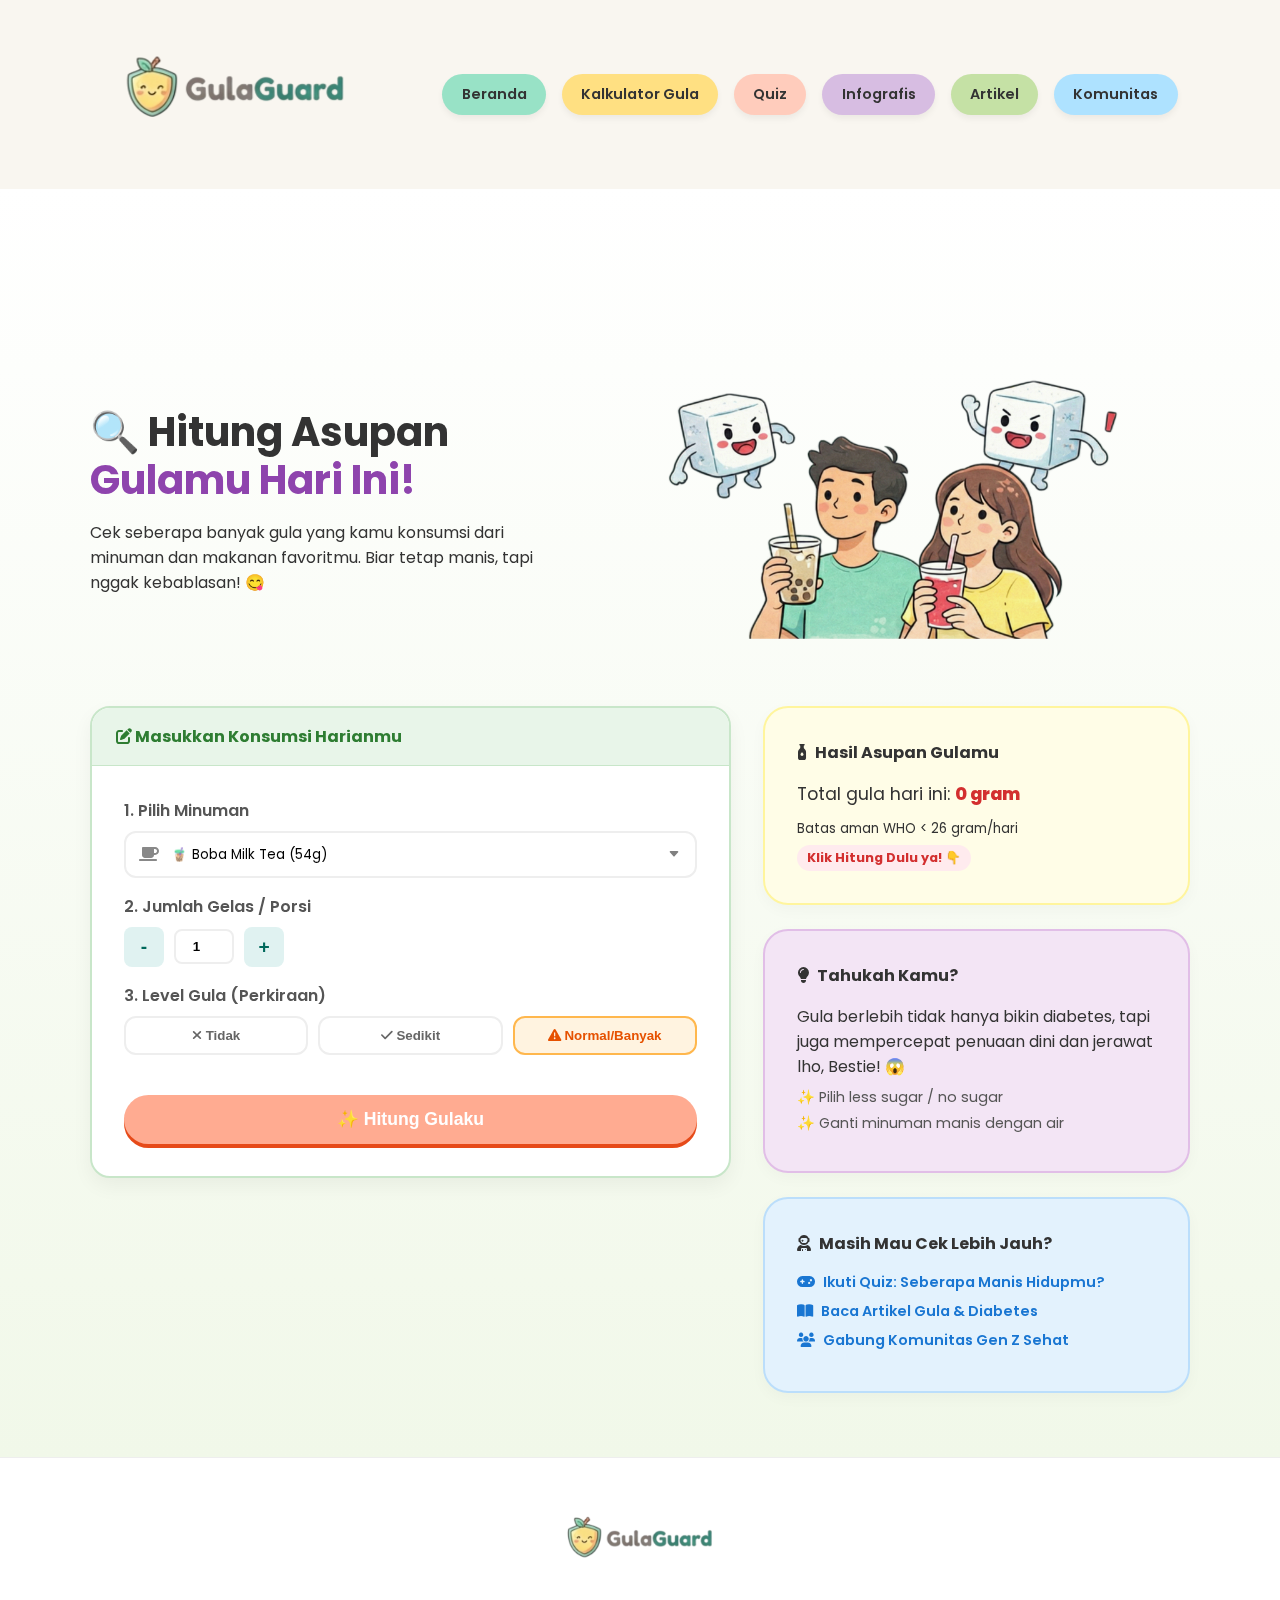
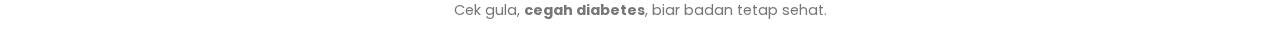
<file: pages/kalkulator.html>
<!DOCTYPE html>
<html lang="id">
<head>
    <meta charset="UTF-8">
    <meta name="viewport" content="width=device-width, initial-scale=1.0">
    <title>Kalkulator Gula - GulaGuard</title>
    
    <link rel="preconnect" href="https://fonts.googleapis.com">
    <link rel="preconnect" href="https://fonts.gstatic.com" crossorigin>
    <link href="https://fonts.googleapis.com/css2?family=Poppins:wght@400;600;700;800&display=swap" rel="stylesheet">
    
    <link rel="stylesheet" href="https://cdnjs.cloudflare.com/ajax/libs/font-awesome/6.4.0/css/all.min.css">

    <link rel="stylesheet" href="../Script/style.css">
</head>
<body>

    <header class="header">
        <div class="logo-container">
            <a href="../index.html">
                <img src="../Pic/2.png" alt="GulaGuard Logo" class="logo-img">
            </a>
        </div>

        <button class="hamburger" aria-label="Menu">
            <span class="bar"></span>
            <span class="bar"></span>
            <span class="bar"></span>
        </button>

        <nav class="nav">
            <ul class="nav-menu">
                <li><a href="../index.html" class="nav-link nav-link--beranda">Beranda</a></li>
                <li><a href="#" class="nav-link nav-link--kalkulator active">Kalkulator Gula</a></li>
                <li><a href="quiz.html" class="nav-link nav-link--quiz">Quiz</a></li>
                <li><a href="infografis.html" class="nav-link nav-link--infografis">Infografis</a></li>
                <li><a href="artikel.html" class="nav-link nav-link--artikel">Artikel</a></li>
                <li><a href="komunitas.html" class="nav-link nav-link--komunitas">Komunitas</a></li>
            </ul>
        </nav>
    </header>

    <section class="calc-page">
        <div class="container">
            <div class="calc-header-row">
                <div class="calc-title-area">
                    <h1>🔍 Hitung Asupan <br><span class="text-highlight">Gulamu Hari Ini!</span></h1>
                    <p>Cek seberapa banyak gula yang kamu konsumsi dari minuman dan makanan favoritmu. Biar tetap manis, tapi nggak kebablasan! 😋</p>
                </div>
                <div class="calc-hero-img">
                    <img src="../Pic/8.2.png" alt="Ilustrasi Minum Boba">
                </div>
            </div>

            <div class="calc-grid">
    
                <div class="calc-card card-input">
                    <div class="card-header-green">
                        <i class="fas fa-edit"></i> Masukkan Konsumsi Harianmu
                    </div>
                    <div class="card-body">
                        <form class="sugar-form">
                            <label class="form-label">1. Pilih Minuman</label>
                            <div class="input-wrapper">
                                <i class="fas fa-coffee input-icon"></i>
                                <select class="custom-select" id="drinkSelect">
                                    <option value="54">🧋 Boba Milk Tea (54g)</option>
                                    <option value="25">🍵 Teh Manis (25g)</option>
                                    <option value="12">🥛 Susu Kemasan (12g)</option>
                                    <option value="39">🥤 Minuman Bersoda (39g)</option>
                                    <option value="35">☕ Kopi Susu Gula Aren (35g)</option>
                                    <option value="22">🧃 Jus Buah Kotak (22g)</option>
                                    <option value="28">⚡ Minuman Energi (28g)</option>
                                </select>
                            </div>
            
                            <label class="form-label">2. Jumlah Gelas / Porsi</label>
                            <div class="counter-wrapper">
                                <button type="button" class="btn-counter" id="btnMinus">-</button>
                                <input type="number" value="1" class="input-counter" id="qtyInput" readonly>
                                <button type="button" class="btn-counter" id="btnPlus">+</button>
                            </div>
            
                            <label class="form-label">3. Level Gula (Perkiraan)</label>
                            <div class="sugar-level-options">
                                <button type="button" class="lvl-btn" onclick="setLevel(0, this)"><i class="fas fa-times"></i> Tidak</button>
                                <button type="button" class="lvl-btn" onclick="setLevel(0.5, this)"><i class="fas fa-check"></i> Sedikit</button>
                                <button type="button" class="lvl-btn active" onclick="setLevel(1, this)"><i class="fas fa-exclamation-triangle"></i> Normal/Banyak</button>
                            </div>
            
                            <button type="button" class="cta-button btn-full btn-orange-shadow" onclick="hitungGula()">✨ Hitung Gulaku</button>
                        </form>
                    </div>
                </div>
            
                <div class="calc-sidebar">
                    
                    <div class="info-card bg-yellow" id="resultCard">
                        <div class="info-header">
                            <i class="fas fa-bottle-droplet"></i> Hasil Asupan Gulamu
                        </div>
                        <div class="result-box">
                            <p class="result-text">Total gula hari ini: <span class="text-danger" id="totalSugarText">0 gram</span></p>
                            <div class="limit-info">
                                <small>Batas aman WHO < 26 gram/hari</small>
                                <div class="badge-danger" id="statusBadge">Klik Hitung Dulu ya! 👇</div>
                            </div>
                        </div>
                    </div>
            
                    <div class="info-card bg-purple">
                        <div class="info-header">
                            <i class="fas fa-lightbulb"></i> Tahukah Kamu?
                        </div>
                        <p class="fact-text" id="factText">Gula berlebih tidak hanya bikin diabetes, tapi juga mempercepat penuaan dini dan jerawat lho, Bestie! 😱</p>
                        <ul class="tips-list">
                            <li>✨ Pilih less sugar / no sugar</li>
                            <li>✨ Ganti minuman manis dengan air</li>
                        </ul>
                    </div>
            
                    <div class="info-card bg-blue">
                        <div class="info-header">
                            <i class="fas fa-user-astronaut"></i> Masih Mau Cek Lebih Jauh?
                        </div>
                        <ul class="link-list">
                            <li><a href="#"><i class="fas fa-gamepad"></i> Ikuti Quiz: Seberapa Manis Hidupmu?</a></li>
                            <li><a href="#"><i class="fas fa-book-open"></i> Baca Artikel Gula & Diabetes</a></li>
                            <li><a href="#"><i class="fas fa-users"></i> Gabung Komunitas Gen Z Sehat</a></li>
                        </ul>
                    </div>
            
                </div>
            </div>
        </div>
    </section>

    <footer class="main-footer">
        <div class="logo-footer">
            <img src="../Pic/2.png" alt="GulaGuard Logo" alt="GulaGuard Logo">
        </div>
        <p class="copyright">Cek gula, <b>cegah diabetes</b>, biar badan tetap sehat.</p>
    </footer>

    <script src="../Script/main.js"></script>
</body>
</html>
</file>
<file: Script/style.css>
/* =========================================
   STYLE.CSS - GulaGuard (FINAL FIXED VERSION)
   ========================================= */

/* --- VARIABLES & DESIGN SYSTEM --- */
:root {
    --primary-color: #98E2C6;  /* Hijau Mint */
    --secondary-color: #AEE2FF; /* Biru Muda */
    --accent-orange: #FFAB91;   /* Oranye Lembut */
    --accent-purple: #D7BDE2;   /* Ungu Pastel */
    --bg-cream: #F9F6F0;        /* Krem/Beige Background */
    --text-dark: #333333;
    --text-light: #FFFFFF;
    --font-stack: 'Poppins', sans-serif;
    --transition: all 0.3s ease;
}

/* --- RESET --- */
* {
    margin: 0;
    padding: 0;
    box-sizing: border-box;
}

body {
    font-family: var(--font-stack);
    background-color: var(--bg-cream);
    color: var(--text-dark);
    overflow-x: hidden; /* Mencegah scroll horizontal */
}

a { text-decoration: none; }
ul { list-style: none; }

/* --- HEADER --- */
.header {
    display: flex;
    justify-content: space-between;
    align-items: center;
    padding: 1rem 5%;
    position: relative;
    z-index: 100; /* Selalu di atas elemen lain */
    background: transparent;
}

.logo-container {
    flex-shrink: 0;
}

.logo-img {
    height: 60px; /* Default Mobile: Kecil agar header rapi */
    width: auto;
    transition: var(--transition);
}

/* --- HAMBURGER MENU (MOBILE) --- */
.hamburger {
    display: none;
    cursor: pointer;
    background: none;
    border: none;
}

.bar {
    display: block;
    width: 25px;
    height: 3px;
    margin: 5px auto;
    background-color: var(--text-dark);
    transition: var(--transition);
    border-radius: 3px;
}

/* --- NAVIGATION MENU --- */
.nav-menu {
    display: flex;
    gap: 1rem;
}

.nav-link {
    padding: 0.6rem 1.2rem;
    border-radius: 25px;
    font-weight: 600;
    font-size: 0.9rem;
    transition: var(--transition);
    display: block;
    text-align: center;
    box-shadow: 0 4px 6px rgba(0,0,0,0.05);
}

.nav-link:hover {
    transform: translateY(-3px);
    box-shadow: 0 6px 12px rgba(0,0,0,0.1);
}

/* Warna Pastel Tombol Navigasi */
.nav-link--beranda { background-color: var(--primary-color); color: var(--text-dark); }
.nav-link--kalkulator { background-color: #FFE082; color: var(--text-dark); }
.nav-link--quiz { background-color: #FFCCBC; color: var(--text-dark); }
.nav-link--infografis { background-color: var(--accent-purple); color: var(--text-dark); }
.nav-link--artikel { background-color: #C5E1A5; color: var(--text-dark); }
.nav-link--komunitas { background-color: var(--secondary-color); color: var(--text-dark); }

/* --- HERO SECTION --- */
.hero {
    display: flex;
    flex-direction: column-reverse; /* Mobile: Gambar Bawah, Teks Atas */
    align-items: center;
    padding: 120px 5% 4rem;
    
    /* Mobile Gradient: Vertikal (Atas ke Bawah) */
    background: linear-gradient(180deg, #E0F7FA 0%, #F9F6F0 100%);
    
    border-bottom-left-radius: 40px;
    border-bottom-right-radius: 40px;
    margin-top: -100px; /* Menarik hero ke atas header */
    text-align: center;
}

.hero-content {
    margin-top: 2rem;
    width: 100%;
}

.hero-title {
    font-size: 2.2rem;
    font-weight: 800;
    margin-bottom: 1rem;
    line-height: 1.2;
    color: var(--text-dark);
}

.hero-subtitle {
    font-size: 1rem;
    margin-bottom: 2rem;
    color: #555;
    line-height: 1.6;
}

.cta-button {
    display: inline-block;
    padding: 1rem 2rem;
    background-color: var(--accent-orange);
    color: var(--text-light);
    font-weight: 700;
    border-radius: 50px;
    box-shadow: 0 4px 10px rgba(255, 171, 145, 0.4);
    transition: var(--transition);
}

.cta-button:hover {
    background-color: #FF8A65;
    transform: translateY(-3px);
}

.hero-image-container {
    width: 100%;
    max-width: 450px; /* Batasi lebar gambar di mobile */
}

.hero-image {
    width: 100%;
    height: auto;
    mix-blend-mode: multiply; 
    display: block;
}

/* =========================================
   FEATURES SECTION
   ========================================= */
.features {
    padding: 4rem 5%;
    background-color: #FFFFFF;
    text-align: center;
}

.section-header {
    margin-bottom: 3rem;
    max-width: 800px;
    margin-left: auto;
    margin-right: auto;
}

.section-title {
    font-size: 2rem;
    font-weight: 800;
    margin-bottom: 0.5rem;
    color: var(--text-dark);
}

.text-highlight {
    color: #8E44AD; /* Ungu tua untuk aksen */
}

.section-subtitle {
    color: #666;
    font-size: 1rem;
}

/* --- GRID LAYOUT --- */
.features-grid {
    display: grid;
    grid-template-columns: 1fr; /* Default Mobile: 1 kolom */
    gap: 2rem;
}

/* --- CARD STYLES --- */
.feature-card {
    padding: 2rem;
    border-radius: 30px;
    transition: var(--transition);
    display: flex;
    flex-direction: column;
    align-items: center;
    box-shadow: 0 5px 15px rgba(0,0,0,0.05);
}

.feature-card:hover {
    transform: translateY(-10px);
}

/* Warna-warni Card Background */
.card-green { background-color: #E0F2F1; border: 2px solid #B2DFDB; }
.card-yellow { background-color: #FFF8E1; border: 2px solid #FFE082; }
.card-purple { background-color: #F3E5F5; border: 2px solid #E1BEE7; }

.feature-img {
    height: 120px;
    width: auto;
    margin-bottom: 1.5rem;
    mix-blend-mode: multiply; 
}

.feature-card h3 {
    font-size: 1.25rem;
    margin-bottom: 0.5rem;
    color: var(--text-dark);
}

.feature-card p {
    font-size: 0.9rem;
    color: #555;
    margin-bottom: 1.5rem;
    line-height: 1.5;
}

/* --- BUTTONS DI CARD --- */
.feature-btn {
    margin-top: auto;
    padding: 0.8rem 2rem;
    border-radius: 50px;
    font-weight: 700;
    color: white;
    font-size: 0.9rem;
    transition: var(--transition);
    box-shadow: 0 4px 6px rgba(0,0,0,0.1);
}

.feature-btn:hover {
    transform: scale(1.05);
    box-shadow: 0 6px 12px rgba(0,0,0,0.2);
}

.btn-orange { background-color: var(--accent-orange); }
.btn-yellow { background-color: #FFB74D; }

/* =========================================
   CONTACT & FOOTER (FIXED IMAGES)
   ========================================= */
.contact-section {
    padding: 4rem 5% 6rem;
    background: linear-gradient(180deg, #FFFFFF 0%, #E0F7FA 100%);
}

.contact-grid {
    align-items: stretch;
}

.contact-card {
    padding: 2rem;
    border-radius: 30px;
    position: relative;
    overflow: hidden; /* Mencegah gambar keluar dari border */
    display: flex;
    flex-direction: column;
    box-shadow: 0 8px 20px rgba(0,0,0,0.05);
    transition: var(--transition);
}

.contact-card:hover {
    transform: translateY(-5px);
}

/* Warna Background Kartu Spesifik */
.card-yellow-bg { background-color: #FFF3E0; border: 2px solid #FFE0B2; }
.card-green-bg { background-color: #E0F2F1; border: 2px solid #B2DFDB; text-align: center;}
.card-purple-bg { background-color: #F3E5F5; border: 2px solid #E1BEE7; }

/* --- TEKS & KONTEN (Agar di atas gambar) --- */
.contact-card h3,
.contact-card p,
.social-list,
.newsletter-form,
.contact-icon-top {
    position: relative;
    z-index: 5; /* Layer di atas gambar ilustrasi */
}

/* Cari bagian ini dan update */
.contact-card {
    padding: 2rem;
    border-radius: 30px;
    position: relative;
    overflow: hidden; 
    display: flex;
    flex-direction: column;
    /* TAMBAHKAN 2 BARIS INI: */
    align-items: center; /* Memusatkan item secara horizontal di flex container */
    text-align: center;  /* Memusatkan teks */
    /* --------------------- */
    box-shadow: 0 8px 20px rgba(0,0,0,0.05);
    transition: var(--transition);
}

.text-green { color: #009688; }

/* --- GAMBAR & ILUSTRASI \

/* =========================================
   UPDATE FINAL: GAMBAR MENEMPEL TEPI (SESUAI REQUEST)
   ========================================= */

/* 1. RESET KARTU AGAR MUAT GAMBAR BESAR */
.contact-card {
    position: relative;
    overflow: hidden;
    /* UPDATE 1: Tinggi minimal dikurangi agar tidak terlalu jangkung */
    min-height: 150px; 
    display: flex;
    flex-direction: column;
    align-items: center;
    text-align: center;
    box-shadow: 0 8px 20px rgba(0,0,0,0.05);
    transition: var(--transition);
    border-radius: 30px;
}

/* --- ATURAN KHUSUS PER KARTU (PENTING) --- */

/* Kartu Kiri & Kanan (Gambar di Bawah) */
.card-yellow-bg, .card-purple-bg {
    /* UPDATE 2: Padding bawah dikurangi dari 280px jadi 220px */
    /* Ini membiarkan teks turun lebih dekat ke gambar */
    padding: 1rem 2rem 20px 2rem; 
    
    justify-content: flex-start;
}

/* Kartu Tengah (Gambar di Atas) */
.card-green-bg {
    /* Sesuaikan juga agar seimbang */
    padding: 150px 2rem 3rem 2rem; 
    justify-content: flex-start;
}

/* --- POSISI GAMBAR MENEMPEL --- */

/* GAMBAR 1 (KIRI) & GAMBAR 3 (KANAN) - MENEMPEL BAWAH */
.contact-img-bottom,
.contact-img-float {
    position: absolute;  /* Kunci agar bisa menempel tepi */
    bottom: 0;           /* Tempel ke paling bawah */
    left: 50%;           /* Taruh di tengah horizontal */
    transform: translateX(-50%); /* Teknik centering presisi */
    
    width: 100%;         /* Lebar Penuh sesuai garis hitam Anda */
    max-width: 350px;    /* Batas agar tidak terlalu raksasa di layar lebar */
    height: auto;
    
    margin: 0;           /* Hapus margin lama */
    z-index: 1;          /* Posisi di belakang teks */
    mix-blend-mode: multiply;
}

/* GAMBAR 2 (TENGAH/ICON) - MENEMPEL ATAS */
.contact-icon-top {
    position: absolute;  /* Kunci agar bisa menempel tepi */
    top: 0;              /* Tempel ke paling atas */
    left: 50%;
    transform: translateX(-50%);
    
    width: 210px;        /* Diperbesar agar jelas */
    height: auto;
    margin-top: 30px;    /* Beri sedikit jarak dari bibir atas */
    z-index: 1;
    mix-blend-mode: multiply;
}

/* --- PASTIKAN TEKS AMAN --- */
.contact-card h3, 
.contact-card p, 
.newsletter-form,
.social-list {
    position: relative;
    z-index: 10; /* Layer teks di atas gambar */
    width: 100%;
}

/* --- RESPONSIVE (MOBILE) --- */
@media (max-width: 991px) {
    .contact-card {
        min-height: auto; /* Reset tinggi di HP */
        padding: 2rem !important; /* Reset padding biar normal di HP */
    }
    
    /* Kembalikan gambar jadi normal di HP (tidak menempel aneh) */
    .contact-img-bottom, 
    .contact-img-float,
    .contact-icon-top {
        position: relative; 
        width: 200px;
        bottom: auto; top: auto; left: auto;
        transform: none;
        margin-top: 2rem;
    }
}

/* --- FORM NEWSLETTER --- */
.newsletter-form {
    width: 100%;
    margin-top: 1rem;
}

.input-group {
    position: relative;
    margin-bottom: 1rem;
}

.input-icon {
    position: absolute;
    left: 15px;
    top: 50%;
    transform: translateY(-50%);
    color: #888;
}

.newsletter-form input {
    width: 100%;
    padding: 12px 15px 12px 40px;
    border: 2px solid #B2DFDB;
    border-radius: 15px;
    outline: none;
    font-family: var(--font-stack);
}

.newsletter-form input:focus {
    border-color: var(--primary-color);
}

.btn-full {
    width: 100%;
    border: none;
    cursor: pointer;
    text-align: center;
    margin-top: 0.5rem;
}

/* --- SOCIAL MEDIA LIST --- */
.social-list {
    margin-top: 1rem;
}

.social-list li {
    display: flex;
    align-items: center;
    margin-bottom: 0.8rem;
    font-weight: 600;
    font-size: 0.95rem;
    color: #555;
}

.social-icon {
    margin-right: 10px;
    font-size: 1.2rem;
    width: 25px;
    text-align: center;
}

.inst-color { color: #E1306C; }
.twit-color { color: #1DA1F2; }
.face-color { color: #1877F2; }
.wa-color   { color: #25D366; }

/* --- FOOTER BOTTOM BAR --- */
.main-footer {
    text-align: center;
    padding: 2rem 5%;
    background-color: white;
    border-top: 1px solid #eee;
}

.logo-footer {
    display: flex;
    justify-content: center;
    align-items: center;
    gap: 10px;
    margin-bottom: 10px;
}

.logo-footer img {
    height: 100px;
}

.brand-name {
    font-weight: 800;
    font-size: 1.5rem;
    color: var(--text-dark);
}

.copyright {
    color: #777;
    font-size: 0.9rem;
}


/* =========================================
   MEDIA QUERIES (RESPONSIVE RULES)
   ========================================= */

/* --- LAYAR MENENGAH (Laptop Kecil/Tablet) --- */
@media (max-width: 1200px) {
    /* Sesuaikan ukuran gambar agar tidak menutupi teks */
    .contact-img-bottom {
        width: 220px;
    }
    .contact-img-float {
        width: 180px;
    }
}

/* --- MOBILE & TABLET PORTRAIT (Max Width 991px) --- */
@media (max-width: 991px) {
    /* 1. Header & Navigasi Mobile */
    .hamburger { display: block; }
    .hamburger.active .bar:nth-child(2) { opacity: 0; }
    .hamburger.active .bar:nth-child(1) { transform: translateY(8px) rotate(45deg); }
    .hamburger.active .bar:nth-child(3) { transform: translateY(-8px) rotate(-45deg); }

    .nav-menu {
        position: fixed;
        left: -100%;
        top: 0;
        flex-direction: column;
        background-color: rgba(255, 255, 255, 0.98);
        width: 100%;
        height: 100vh;
        justify-content: center;
        align-items: center;
        transition: 0.4s ease-in-out;
        z-index: 99;
        padding-top: 60px;
    }

    .nav-menu.active { left: 0; }
    .nav-link { width: 80vw; margin: 5px 0; }

    /* 2. Reset Layout Fitur & Kontak */
    .features-grid, .contact-grid {
        grid-template-columns: 1fr; /* Stack ke bawah */
    }

    /* 3. Reset Gambar Kontak di Mobile (Supaya rapi) */
    .contact-card {
        align-items: center;
        text-align: center;
        padding-bottom: 0; /* Reset padding bawah */
    }

    .social-list li { justify-content: center; }

    .contact-img-bottom {
        position: relative; /* Matikan absolute */
        bottom: auto; left: auto;
        width: 180px; /* Ukuran pas HP */
        margin-top: 20px;
        margin-bottom: -10px;
    }

    .contact-img-float {
        position: relative; /* Matikan absolute */
        bottom: auto; right: auto;
        width: 150px; /* Ukuran pas HP */
        margin-top: 20px;
        transform: rotate(0deg);
        margin-bottom: -10px;
    }
}

/* --- DESKTOP (Min Width 992px) --- */
@media (min-width: 992px) {
    .logo-img { height: 150px; }
    .header { padding: 1rem 8%; }
    
    .hero {
        flex-direction: row;
        justify-content: space-between;
        text-align: left;
        padding: 240px 8% 6rem;
        margin-top: -200px;
        background: linear-gradient(135deg, #E0F7FA 0%, #F1F8E9 100%);
    }

    .hero-content {
        margin-top: 0;
        max-width: 50%;
        padding-right: 3rem;
    }

    .hero-title { font-size: 3.5rem; }
    .hero-subtitle { font-size: 1.2rem; }
    
    .hero-image-container {
        max-width: 45%;
        display: flex;
        justify-content: flex-end;
    }
    
    .features-grid { grid-template-columns: repeat(3, 1fr); }
    .contact-grid { grid-template-columns: repeat(3, 1fr); gap: 2rem; }
}

/* =========================================
   HALAMAN KALKULATOR GULA (NEW)
   ========================================= */

   .calc-page {
    padding: 140px 5% 4rem; /* Padding atas besar karena header fixed/absolute */
    background: linear-gradient(180deg, #FFFFFF 0%, #F1F8E9 100%);
    min-height: 100vh;
}

.container {
    max-width: 1100px;
    margin: 0 auto;
}

/* --- HEADER AREA --- */
.calc-header-row {
    display: flex;
    align-items: center;
    justify-content: space-between;
    margin-bottom: 2rem;
    flex-wrap: wrap;
    gap: 2rem; /* Tambahkan gap agar tidak terlalu mepet jika layar mengecil */
}

.calc-title-area {
    flex: 1;
    min-width: 300px; /* Pastikan teks tidak terlalu gepeng */
}

.calc-title-area h1 {
    font-size: 2.5rem;
    line-height: 1.2;
    margin-bottom: 1rem;
    color: var(--text-dark);
}

/* UPDATE BAGIAN INI: PERBESAR GAMBAR */
.calc-hero-img img {
    /* Ubah width dari 300px menjadi 600px (atau sesuai selera) */
    width: 600px; 
    max-width: 100%; /* Agar tidak keluar layar di perangkat yang lebih kecil dari 600px */
    height: auto;    /* Tinggi menyesuaikan proporsi */
    mix-blend-mode: multiply;
}


/* --- GRID LAYOUT --- */
.calc-grid {
    display: grid;
    grid-template-columns: 1.2fr 0.8fr; /* Kiri lebih lebar sedikit dari kanan */
    gap: 2rem;
    align-items: start;
}

/* --- KARTU INPUT (KIRI) --- */
.calc-card {
    background: white;
    border-radius: 20px;
    overflow: hidden;
    box-shadow: 0 8px 20px rgba(0,0,0,0.05);
    border: 2px solid #C8E6C9; /* Border hijau tipis */
}

.card-header-green {
    background-color: #E8F5E9;
    padding: 1rem 1.5rem;
    font-weight: 700;
    color: #2E7D32;
    border-bottom: 1px solid #C8E6C9;
}

.card-body {
    padding: 2rem;
}

.form-label {
    display: block;
    font-weight: 600;
    margin-bottom: 0.5rem;
    margin-top: 1rem;
    color: #555;
}

.form-label:first-child { margin-top: 0; }

/* Custom Select */
.input-wrapper {
    position: relative;
}
.input-wrapper .input-icon {
    position: absolute;
    left: 15px;
    top: 50%;
    transform: translateY(-50%);
    color: #888;
    z-index: 1;
}
.custom-select {
    width: 100%;
    padding: 12px 15px 12px 45px;
    border: 2px solid #eee;
    border-radius: 12px;
    appearance: none; /* Hapus panah default browser */
    background: url('data:image/svg+xml;utf8,<svg xmlns="http://www.w3.org/2000/svg" width="12" height="12" fill="gray" viewBox="0 0 16 16"><path d="M7.247 11.14 2.451 5.658C1.885 5.013 2.345 4 3.204 4h9.592a1 1 0 0 1 .753 1.659l-4.796 5.48a1 1 0 0 1-1.506 0z"/></svg>') no-repeat right 15px center;
    background-color: white;
    font-family: var(--font-stack);
    cursor: pointer;
}

/* Counter (+ -) */
.counter-wrapper {
    display: flex;
    align-items: center;
    gap: 10px;
}
.btn-counter {
    width: 40px;
    height: 40px;
    border: none;
    background-color: #E0F2F1;
    color: #00695C;
    font-weight: bold;
    font-size: 1.2rem;
    border-radius: 8px;
    cursor: pointer;
}
.btn-counter:hover { background-color: #B2DFDB; }
.input-counter {
    width: 60px;
    text-align: center;
    border: 2px solid #eee;
    border-radius: 8px;
    padding: 8px;
    font-weight: bold;
}

/* Sugar Level Buttons */
.sugar-level-options {
    display: flex;
    gap: 10px;
    margin-bottom: 2rem;
}
.lvl-btn {
    flex: 1;
    padding: 10px;
    border: 2px solid #eee;
    background: white;
    border-radius: 12px;
    cursor: pointer;
    font-weight: 600;
    color: #666;
    transition: var(--transition);
}
.lvl-btn:hover { border-color: var(--primary-color); }

.lvl-btn.active {
    background-color: #FFF3E0;
    border-color: #FFB74D;
    color: #E65100;
}

.btn-orange-shadow {
    box-shadow: 0 4px 0 #E64A19; /* Efek tombol 3D */
}
.btn-orange-shadow:active {
    transform: translateY(4px);
    box-shadow: none;
}

/* --- SIDEBAR KANAN (INFO) --- */
.calc-sidebar {
    display: flex;
    flex-direction: column;
    gap: 1.5rem;
}

.info-card {
    border-radius: 20px;
    padding: 1.5rem;
    box-shadow: 0 4px 10px rgba(0,0,0,0.05);
}

.bg-yellow { background-color: #FFFDE7; border: 2px solid #FFF59D; }
.bg-purple { background-color: #F3E5F5; border: 2px solid #E1BEE7; }
.bg-blue   { background-color: #E3F2FD; border: 2px solid #BBDEFB; }

.info-header {
    font-weight: 700;
    margin-bottom: 1rem;
    display: flex;
    align-items: center;
    gap: 8px;
}

.result-text { font-size: 1.1rem; margin-bottom: 0.5rem; }
.text-danger { color: #D32F2F; font-weight: 800; }

.badge-danger {
    display: inline-block;
    background-color: #FFEBEE;
    color: #D32F2F;
    padding: 4px 10px;
    border-radius: 20px;
    font-size: 0.8rem;
    font-weight: 700;
    margin-top: 5px;
}

.tips-list, .link-list {
    padding-left: 0;
    margin-top: 0.5rem;
}
.tips-list li {
    font-size: 0.9rem;
    margin-bottom: 5px;
    color: #555;
}
.link-list li {
    margin-bottom: 8px;
}
.link-list a {
    color: #1976D2;
    font-weight: 600;
    font-size: 0.9rem;
    display: flex;
    align-items: center;
    gap: 8px;
}
.link-list a:hover { text-decoration: underline; }

/* --- CSS TAMBAHAN UNTUK HASIL DINAMIS --- */

/* Warna Background Kartu Hasil */
.bg-green { background-color: #E8F5E9; border: 2px solid #A5D6A7; }
/* .bg-yellow (Sudah ada sebelumnya) */
/* .bg-blue (Sudah ada sebelumnya) */

/* Badge Styles */
.badge-success {
    display: inline-block;
    padding: 4px 10px;
    border-radius: 20px;
    font-size: 0.8rem;
    font-weight: 700;
    margin-top: 5px;
}
/* .badge-danger (Sudah ada sebelumnya) */

/* --- RESPONSIVE KALKULATOR --- */
@media (max-width: 991px) {
    .calc-header-row {
        flex-direction: column-reverse;
        text-align: center;
    }
    
    .calc-grid {
        grid-template-columns: 1fr; /* Stack jadi 1 kolom di HP */
    }
    
    .calc-hero-img img {
        width: 200px;
        margin-bottom: 1rem;
    }
    
    .calc-page {
        padding-top: 100px;
    }
}

/* =========================================
   HALAMAN QUIZ (NEW)
   ========================================= */

   .quiz-page {
    padding: 140px 5% 4rem;
    /* Background gradasi sedikit berbeda biar fresh (sedikit peach) */
    background: linear-gradient(180deg, #FFF3E0 0%, #FFFFFF 100%);
    min-height: 100vh;
}

.mt-2 { margin-top: 1.5rem; }
.mt-auto { margin-top: auto; }

/* --- GRID QUIZ --- */
.quiz-grid {
    display: grid;
    grid-template-columns: 1fr 1fr; /* 2 Kolom Seimbang */
    gap: 2rem;
    margin-top: 2rem;
}

/* --- KARTU QUIZ --- */
.quiz-card {
    border-radius: 30px;
    padding: 2rem;
    display: flex;
    flex-direction: column;
    box-shadow: 0 8px 20px rgba(0,0,0,0.05);
    transition: var(--transition);
}

.quiz-card:hover { transform: translateY(-5px); }

/* Warna Spesifik Kartu */
.card-orange-soft {
    background-color: #FFF8E1; /* Kuning/Oren sangat muda */
    border: 2px solid #FFE082;
}

.card-purple-soft {
    background-color: #F3E5F5; /* Ungu sangat muda */
    border: 2px solid #E1BEE7;
}

.card-header-simple {
    font-size: 1.2rem;
    font-weight: 800;
    margin-bottom: 1.5rem;
    color: #E65100; /* Warna oren tua */
    display: flex;
    align-items: center;
    gap: 10px;
}

.text-purple { color: #8E24AA; } /* Ubah header kanan jadi ungu */

.quiz-body {
    display: flex;
    flex-direction: column;
    flex: 1; /* Isi sisa ruang agar tinggi kartu sama */
}

/* List Pertanyaan (Kiri) */
.quiz-preview-list {
    list-style: none;
    margin-bottom: 2rem;
}

.quiz-preview-list li {
    display: flex;
    align-items: flex-start;
    gap: 15px;
    margin-bottom: 1.2rem;
    background: rgba(255, 255, 255, 0.6);
    padding: 10px;
    border-radius: 15px;
}

.quiz-preview-list .icon { font-size: 1.5rem; }
.quiz-preview-list .text { font-size: 0.95rem; color: #555; line-height: 1.5; }

/* List Benefit (Kanan) */
.quiz-benefit-list {
    list-style: none;
    margin-bottom: 2rem;
}

.quiz-benefit-list li {
    position: relative;
    padding-left: 25px;
    margin-bottom: 10px;
    font-weight: 600;
    color: #555;
}

/* Bullet point custom emoji */
.quiz-benefit-list li::before {
    content: '👉'; 
    position: absolute;
    left: 0;
    top: 0;
}

/* Visual Rating di Kanan Bawah */
.rating-visual {
    margin-top: auto;
    text-align: center;
    background-color: white;
    padding: 1rem;
    border-radius: 20px;
}

.rating-visual img {
    width: 100%;
    max-width: 300px;
    height: auto;
    margin-bottom: 0.5rem;
}

.rating-labels {
    display: flex;
    justify-content: space-between;
    font-size: 0.8rem;
    font-weight: 700;
    color: #777;
    padding: 0 10px;
}

/* --- RESPONSIVE QUIZ --- */
@media (max-width: 991px) {
    .quiz-grid {
        grid-template-columns: 1fr; /* Tumpuk di HP */
    }
    
    .quiz-card {
        padding: 1.5rem;
    }
}

/* =========================================
   ANIMASI RATING QUIZ (POP-UP)
   ========================================= */

   .rating-visual {
    margin-top: auto;
    background-color: white;
    padding: 1.5rem;
    border-radius: 20px;
    text-align: center;
    border: 1px solid #eee;
}

.rating-container {
    display: flex;
    justify-content: space-around; /* Jarak merata antar item */
    align-items: flex-end; /* Rata bawah agar rapi */
    gap: 10px;
    margin-bottom: 10px;
}

.rate-item {
    display: flex;
    flex-direction: column;
    align-items: center;
    transition: transform 0.3s ease;
    opacity: 0.5; /* Default: Sedikit transparan (mati) */
    transform: scale(0.9); /* Default: Sedikit kecil */
}

.rate-img {
    width: 60px; /* Ukuran gambar ikon */
    height: auto;
    margin-bottom: 8px;
    mix-blend-mode: multiply;
}

.rate-label {
    font-size: 0.8rem;
    font-weight: 700;
    color: #888;
}

.rating-caption {
    font-size: 0.85rem;
    color: #aaa;
    margin-top: 5px;
    font-style: italic;
}

/* --- ANIMASI MENYALA BERGANTIAN (Looping) --- */
/* Kita buat animasi agar user tahu ini fitur interaktif */

@keyframes popUpHighlight {
    0%, 100% { transform: scale(0.9); opacity: 0.5; filter: grayscale(100%); }
    50% { transform: scale(1.2); opacity: 1; filter: grayscale(0%); }
}

/* Terapkan animasi dengan delay berbeda agar bergantian */
.item-sehat {
    animation: popUpHighlight 3s infinite;
    animation-delay: 0s;
}
.item-sehat .rate-label { color: #2E7D32; } /* Warna Hijau saat nyala */

.item-lumayan {
    animation: popUpHighlight 3s infinite;
    animation-delay: 1s; /* Muncul setelah sehat */
}
.item-lumayan .rate-label { color: #F57F17; } /* Warna Kuning saat nyala */

.item-bahaya {
    animation: popUpHighlight 3s infinite;
    animation-delay: 2s; /* Muncul setelah lumayan */
}
.item-bahaya .rate-label { color: #C62828; } /* Warna Merah saat nyala */

/* RESPONSIVE */
@media (max-width: 991px) {
    .rate-img { width: 50px; } /* Kecilkan sedikit di HP */
}

/* =========================================
   HALAMAN INFOGRAFIS (SINGLE POSTER STYLE)
   ========================================= */

   .info-page {
    padding: 140px 5% 6rem;
    background-color: #FAFBFD; /* Putih kebiruan sangat muda */
    min-height: 100vh;
}

.text-purple-dark { color: #5E35B1; }

/* --- HERO SECTION --- */
.info-hero {
    display: flex;
    align-items: center;
    justify-content: space-between;
    margin-bottom: 3rem;
    gap: 2rem;
}

.info-text { flex: 1; }
.info-title {
    font-size: 2.5rem;
    font-weight: 800;
    color: #004D40; /* Hijau Tua Gelap */
    line-height: 1.2;
    margin-bottom: 1rem;
}
.info-desc {
    color: #555;
    font-size: 1.05rem;
    line-height: 1.6;
}
.info-hero-img img {
    width: 500px; /* SEBELUMNYA: 350px */
    max-width: 100%; /* Tambahkan ini agar aman di layar kecil */
    height: auto;
    mix-blend-mode: multiply;
}

/* --- GRID BOARD LAYOUT --- */
.info-board {
    display: grid;
    grid-template-columns: 1fr 1fr; /* 2 Kolom Default */
    gap: 1.5rem;
}

.full-width {
    grid-column: 1 / -1; /* Rentang dari awal sampai akhir (lebar penuh) */
}

/* --- GENERIC CARD STYLE --- */
.info-card {
    border-radius: 25px;
    padding: 2rem;
    position: relative;
    overflow: hidden;
    box-shadow: 0 5px 15px rgba(0,0,0,0.03);
    transition: var(--transition);
}
.info-card:hover { transform: translateY(-3px); }

/* 1. CARD WARNING (KUNING) */
.card-warning {
    background-color: #FFF8E1;
    border: 2px solid #FFE082;
    display: flex;
    justify-content: space-between;
    align-items: center;
}
.card-warning h3 {
    color: #E65100;
    font-size: 1.3rem;
    margin-bottom: 1rem;
}
.custom-list li {
    margin-bottom: 8px;
    font-weight: 600;
    color: #5D4037;
}
.card-img-right {
    text-align: center;
    min-width: 300px; /* SEBELUMNYA: 200px (Wadah diperbesar) */
}
.card-img-right img {
    width: 350px; /* SEBELUMNYA: 180px (Gambar diperbesar) */
    mix-blend-mode: multiply;
}

.img-caption {
    display: block;
    font-size: 0.8rem;
    color: #795548;
    margin-top: 5px;
    font-style: italic;
}

/* 2. CARD DIET (KREM/ORANGE MUDA) */
.card-diet {
    background-color: #FFF3E0;
    border: 2px solid #FFCC80;
}
.card-header-icon {
    font-weight: 800;
    font-size: 1.2rem;
    color: #BF360C;
    margin-bottom: 1rem;
    display: flex;
    align-items: center;
    gap: 10px;
}

/* 3. CARD ACTIVE (BIRU MUDA) */
.card-active {
    background-color: #E0F7FA;
    border: 2px solid #80DEEA;
}
.card-active .card-header-icon {
    color: #006064;
}

/* Isi Flex untuk Card Diet & Active */
.card-body-flex {
    display: flex;
    justify-content: space-between;
    align-items: flex-start;
}
.text-side { flex: 1; }
.text-side strong { display: block; margin-bottom: 10px; color: #333; }
.dot-list, .arrow-list { padding-left: 20px; color: #444; }
.img-side img {
    width: 180px; /* SEBELUMNYA: 120px */
    mix-blend-mode: multiply;
    margin-left: 20px; /* Jarak sedikit diperlebar */
}

/* 4. CARD SUMMARY (BAWAH) */
.card-summary {
    background-color: #F1F8E9; /* Hijau Muda Sekali */
    border: 2px solid #C5E1A5;
    display: flex;
    gap: 3rem;
}

.summary-left, .summary-right {
    flex: 1;
}

.summary-left h4 { color: #33691E; margin-bottom: 1rem; font-size: 1.1rem; }
.sugar-tip {
    display: flex;
    align-items: center;
    gap: 15px;
    background: white;
    padding: 10px 15px;
    border-radius: 15px;
    border: 1px dashed #AED581;
    margin-bottom: 0.5rem;
}
.sugar-tip img { width: 70px; }

.summary-right h4 { color: #1B5E20; margin-bottom: 1rem; font-size: 1.1rem; }
.summary-right ul { list-style: disc; padding-left: 20px; color: #33691E; }


/* --- RESPONSIVE (MOBILE) --- */
@media (max-width: 991px) {
    /* ... aturan yang sudah ada sebelumnya ... */

    /* TAMBAHKAN INI: Agar kartu Diet & Active menumpuk di HP */
    .card-body-flex {
        flex-direction: column; /* Teks atas, Gambar bawah */
        align-items: center; /* Rata tengah */
        text-align: center;
    }
    
    .img-side {
        margin-top: 1.5rem; /* Beri jarak antara teks dan gambar */
    }
    
    .img-side img {
        margin-left: 0; /* Reset margin kiri di HP */
    }
    
    .sugar-tip {
        flex-direction: column; /* Ikon gula menumpuk di bawah teks di HP */
        text-align: center;
    }
}

/* =========================================
   HALAMAN ARTIKEL (NEW)
   ========================================= */

   .article-page {
    padding: 140px 5% 6rem;
    background-color: #FFF5F2; /* Latar belakang pink/krem sangat muda */
    min-height: 100vh;
}

/* --- GRID ARTIKEL --- */
.article-grid {
    display: grid;
    grid-template-columns: repeat(3, 1fr); /* 3 Kolom di Desktop */
    gap: 2rem;
}

/* --- KARTU ARTIKEL --- */
.article-card {
    background: white;
    border-radius: 25px; /* Sudut membulat besar */
    padding: 1.5rem;
    display: flex;
    flex-direction: row; /* Gambar di kiri, Teks di kanan */
    align-items: center;
    gap: 1.5rem;
    box-shadow: 0 5px 15px rgba(0,0,0,0.03);
    transition: var(--transition);
    border: 1px solid #eee;
}

.article-card:hover {
    transform: translateY(-5px);
    box-shadow: 0 10px 25px rgba(0,0,0,0.08);
}

/* --- UPDATE CSS UNTUK EMOJI ARTIKEL --- */

.art-img-wrapper {
    flex-shrink: 0;
    width: 80px;
    height: 80px;
    border-radius: 50%;
    /* Flexbox untuk menengahkan Emoji */
    display: flex;
    justify-content: center;
    align-items: center;
    margin-right: 1.5rem; /* Jarak ke teks */
}

/* Mengatur Ukuran Emoji */
.emoji-icon {
    font-size: 2.5rem; /* Ukuran besar */
    line-height: 1;
    filter: drop-shadow(0 2px 4px rgba(0,0,0,0.1)); /* Sedikit bayangan biar pop-up */
}

/* Variasi Warna Background Lingkaran (Biar warna-warni) */
.bg-red-soft    { background-color: #FFEBEE; border: 1px solid #FFCDD2; }
.bg-yellow-soft { background-color: #FFFDE7; border: 1px solid #FFF9C4; }
.bg-green-soft  { background-color: #E8F5E9; border: 1px solid #C8E6C9; }
.bg-purple-soft { background-color: #F3E5F5; border: 1px solid #E1BEE7; }
.bg-blue-soft   { background-color: #E3F2FD; border: 1px solid #BBDEFB; }
.bg-orange-soft { background-color: #FFF3E0; border: 1px solid #FFE0B2; }

/* Responsive di HP */
@media (max-width: 991px) {
    .art-img-wrapper {
        margin-right: 0; /* Reset margin di HP karena layout menumpuk */
        margin-bottom: 1rem;
        width: 90px;
        height: 90px;
    }
    
    .emoji-icon {
        font-size: 3rem; /* Lebih besar sedikit di HP biar jelas */
    }
}

/* --- UPDATE TOMBOL BACA SELENGKAPNYA (BUTTON STYLE) --- */

.btn-read-more {
    display: inline-block;
    padding: 10px 25px;
    background-color: #E0F2F1; /* Hijau Mint Lembut */
    color: #00695C; /* Teks Hijau Tua agar kontras */
    border-radius: 50px; /* Bentuk Pill/Lonjong */
    font-size: 0.9rem;
    font-weight: 700;
    text-align: center;
    text-decoration: none; /* Hilangkan garis bawah biru */
    transition: all 0.3s ease;
    margin-top: 1rem; /* Jarak dari teks paragraf */
    border: 1px solid #B2DFDB; /* Border tipis biar rapi */
}

/* Efek Hover (Saat kursor diarahkan) */
.btn-read-more:hover {
    background-color: #4DB6AC; /* Berubah jadi hijau lebih pekat */
    color: white; /* Teks jadi putih */
    transform: translateY(-3px); /* Tombol naik sedikit */
    box-shadow: 0 5px 15px rgba(77, 182, 172, 0.4); /* Bayangan hijau halus */
    border-color: #4DB6AC;
}

/* Opsional: Agar tombol memenuhi lebar kartu di HP */
@media (max-width: 991px) {
    .btn-read-more {
        display: block;
        width: 100%;
    }
}

/* =========================================
   HALAMAN DETAIL ARTIKEL (NEW)
   ========================================= */

   .article-detail-page {
    padding: 140px 5% 6rem;
    background-color: #FAFAFA; /* Putih bersih */
    min-height: 100vh;
}

/* Breadcrumb (Tombol Kembali) */
.breadcrumb {
    margin-bottom: 2rem;
}
.breadcrumb a {
    color: #666;
    font-weight: 600;
    font-size: 0.9rem;
    display: inline-flex;
    align-items: center;
    gap: 8px;
    transition: var(--transition);
}
.breadcrumb a:hover { color: var(--accent-orange); }

/* Judul Artikel */
.article-title {
    font-size: 2.5rem;
    line-height: 1.2;
    margin-bottom: 1rem;
    color: var(--text-dark);
}
.article-intro {
    font-size: 1.1rem;
    color: #555;
    line-height: 1.6;
}

/* --- DETAIL CONTENT GRID --- */
/* =========================================
   HALAMAN DETAIL ARTIKEL (REDESIGN UNIFIED)
   ========================================= */

   .article-detail-page {
    padding: 140px 5% 6rem;
    background-color: #FFFCF7; /* Latar belakang krem sangat muda, lebih hangat */
    min-height: 100vh;
}

/* ... (Breadcrumb, Title, Intro biarkan sama) ... */
.breadcrumb { margin-bottom: 2rem; }
.breadcrumb a { color: #666; font-weight: 600; font-size: 0.9rem; display: inline-flex; align-items: center; gap: 8px; transition: var(--transition); }
.breadcrumb a:hover { color: var(--accent-orange); }
.article-title { font-size: 2.5rem; line-height: 1.2; margin-bottom: 1rem; color: var(--text-dark); }
.article-intro { font-size: 1.1rem; color: #555; line-height: 1.6; }


/* --- LAYOUT BARU YANG MENYATU --- */
.unified-layout {
    display: flex;
    flex-direction: column;
    gap: 2.5rem;
    margin-top: 3rem;
}

.mt-4 { margin-top: 1.5rem; }

/* STYLE KARTU UTAMA BESAR (FEATURE CARD) */
.main-feature-card {
    border-radius: 30px; /* Sudut lebih bulat */
    padding: 3rem;
    display: flex;
    align-items: center;
    gap: 3rem;
    box-shadow: 0 10px 30px rgba(0,0,0,0.05); /* Bayangan lembut */
    overflow: hidden;
    position: relative;
}

.feature-text {
    flex: 1; /* Mengisi ruang yang tersedia */
    z-index: 2;
}

.feature-text h2 {
    font-size: 1.8rem;
    margin-bottom: 1.2rem;
    color: #4E342E; /* Coklat tua hangat */
    display: flex;
    align-items: center;
    gap: 12px;
}

.feature-text h3 {
    font-size: 1.3rem;
    margin-bottom: 0.8rem;
    color: #5D4037;
    display: flex;
    align-items: center;
    gap: 10px;
}

.feature-text p {
    font-size: 1rem;
    line-height: 1.7;
    color: #6D4C41;
    margin-bottom: 1rem;
}

.icon-emoji { font-size: 2rem; }

/* CONTAINER GAMBAR DI DALAM KARTU */
.feature-img-container {
    flex-shrink: 0; /* Jangan menyusut */
    z-index: 1;
}

.feature-img-container img {
    height: auto;
    mix-blend-mode: multiply; /* Agar menyatu dengan background kartu */
    display: block;
}

/* Khusus Gambar Atas (Diet) */
.top-img img {
    width: 350px; /* Ukuran sedang */
    transform: rotate(2deg); /* Sedikit miring biar dinamis */
}

/* GRID BAWAH (Side Card + Big Image Card) */
.bottom-unified-grid {
    display: grid;
    grid-template-columns: 300px 1fr; /* Kiri kecil, Kanan besar */
    gap: 2rem;
    align-items: stretch;
}

/* KARTU SAMPING KECIL */
.side-card {
    padding: 2rem;
    border-radius: 25px;
    box-shadow: 0 5px 15px rgba(0,0,0,0.03);
}
.side-card h3 { font-size: 1.2rem; margin-bottom: 1rem; color: #4527A0; display: flex; align-items: center; gap: 10px; }
.side-card p { color: #5E35B1; line-height: 1.6; }


/* KHUSUS KARTU GAMBAR BESAR BAWAH */
.big-image-card {
    /* Kita ubah layoutnya jadi teks di atas, gambar di bawah */
    flex-direction: column;
    text-align: center;
    padding-bottom: 0; /* Hilangkan padding bawah agar gambar nempel */
}

.big-image-card .feature-text h2 {
    justify-content: center; /* Judul rata tengah */
    color: #1B5E20;
}
.big-image-card .feature-text p {
    color: #2E7D32;
}

/* GAMBAR SANGAT BESAR (HUGE IMAGE) */
.bottom-huge-img img {
    width: 500px; /* UKURAN JUMBO SEPERTI PERMINTAAN */
    max-width: 100%;
    margin-top: 2rem;
    margin-bottom: -40px; /* Agar sedikit terpotong di bawah memberi kesan depth */
}


/* WARNA KARTU BARU (PALET HANGAT/COZY) */
.card-warm-yellow {
    background: linear-gradient(135deg, #FFFDE7 0%, #FFF8E1 100%); /* Gradasi kuning krem lembut */
    border: 2px solid #FFF176;
}

.card-soft-purple {
    background-color: #F3E5F5;
    border: 2px solid #E1BEE7;
}

.card-soft-green {
    background: linear-gradient(135deg, #E8F5E9 0%, #C8E6C9 100%); /* Gradasi hijau lembut */
    border: 2px solid #A5D6A7;
}


/* Footer Quote */
.article-footer-quote {
    text-align: center;
    margin-top: 4rem;
    padding-top: 2rem;
    border-top: 1px solid #eee;
    font-size: 1.2rem;
    font-weight: 700;
    color: var(--text-dark);
}

/* --- RESPONSIVE (MOBILE) --- */
@media (max-width: 991px) {
    .main-feature-card {
        flex-direction: column; /* Tumpuk teks di atas gambar */
        padding: 2rem;
        text-align: center;
        gap: 2rem;
    }

    .feature-text h2, .feature-text h3 {
        justify-content: center; /* Judul rata tengah di HP */
    }

    .top-img img {
        width: 280px; /* Kecilkan gambar atas di HP */
        transform: rotate(0);
    }

    .bottom-unified-grid {
        grid-template-columns: 1fr; /* Tumpuk grid bawah di HP */
    }

    .side-card { text-align: center; }
    .side-card h3 { justify-content: center; }

    .bottom-huge-img img {
        width: 350px; /* Kecilkan gambar bawah di HP tapi tetap cukup besar */
        margin-bottom: -20px;
    }
}

/* =========================================
   HALAMAN KOMUNITAS (FIXED & POLISHED)
   ========================================= */

   .community-page {
    padding: 140px 5% 6rem;
    background: linear-gradient(180deg, #F9FBE7 0%, #FFFFFF 100%); /* Hijau Lime Muda Segar */
    min-height: 100vh;
}

/* KARTU PEMBUNGKUS UTAMA */
.community-card-wrapper {
    background: white;
    border-radius: 35px; /* Sudut lebih bulat modern */
    box-shadow: 0 15px 40px rgba(0,0,0,0.08); /* Bayangan lebih halus & dalam */
    overflow: hidden;
    border: 1px solid #f0f0f0;
    margin-top: 2rem;
}

/* --- GRID BAGIAN ATAS (BENEFIT & FORM) --- */
.comm-grid-top {
    display: grid;
    /* Ubah rasio kolom agar Form punya ruang lebih luas */
    grid-template-columns: 1.3fr 0.8fr 1.4fr; 
    padding: 3.5rem;
    gap: 3rem;
    align-items: center;
}

/* Kolom Kiri: Benefit */
.comm-benefit h3 {
    font-size: 1.6rem;
    color: #33691E; /* Hijau Tua */
    margin-bottom: 1.5rem;
    display: flex;
    align-items: center;
    gap: 12px;
}

.benefit-list {
    list-style: none;
    padding: 0;
}

.benefit-list li {
    margin-bottom: 1.2rem;
    font-size: 1.05rem;
    color: #555;
    line-height: 1.5;
    
    /* Flexbox settings yang benar */
    display: flex; 
    align-items: flex-start; /* Sejajarkan emoji dengan baris pertama teks */
    justify-content: flex-start; /* Paksa semua rapat ke KIRI */
    gap: 15px; /* Jarak antara emoji dan teks */
    text-align: left;
}

.benefit-list .emoji {
    font-size: 1.4rem;
    line-height: 1;
    margin-top: 2px; /* Sedikit turun biar pas dengan huruf */
    flex-shrink: 0;  /* Agar emoji tidak tergencet */
    width: 30px;     /* Lebar tetap untuk kolom emoji */
}

/* Kolom Tengah: Dekorasi Gambar */
.comm-deco-img {
    text-align: center;
    display: flex;
    justify-content: center;
}
.comm-deco-img img {
    width: 100%;
    max-width: 220px; /* Sedikit diperbesar */
    height: auto;
    mix-blend-mode: multiply;
}

/* Kolom Kanan: Form Area (YANG RUSAK KITA PERBAIKI DISINI) */
.comm-form-area {
    padding: 2.5rem;
    border-radius: 25px;
    background-color: #FFFDE7; /* Kuning sangat muda */
    border: 2px solid #FFF59D; /* Border kuning */
    box-shadow: 0 8px 20px rgba(255, 241, 118, 0.15);
}

.comm-form-area h3 {
    font-size: 1.3rem;
    margin-bottom: 1.5rem;
    color: #E65100; /* Oranye Tua */
    text-align: center;
    font-weight: 700;
}

.join-form .input-group {
    position: relative;
    margin-bottom: 1.5rem; /* Beri jarak antar input */
}

.join-form .input-icon {
    position: absolute;
    left: 20px;
    top: 50%;
    transform: translateY(-50%); /* Pas di tengah vertikal */
    color: #aaa;
    font-size: 1.2rem;
    z-index: 5; /* Pastikan icon di atas input */
}

.join-form input {
    width: 100%;
    height: 55px; /* Tinggi input diperbesar */
    padding: 0 20px 0 55px; /* Padding kiri besar (55px) agar teks tidak nabrak icon */
    border: 2px solid #E0E0E0;
    border-radius: 15px;
    font-family: var(--font-stack);
    font-size: 1rem;
    color: #333;
    background: white;
    outline: none; /* Hapus garis biru default browser */
    box-sizing: border-box; /* Pastikan padding tidak menambah lebar total */
}

.join-form input::placeholder {
    color: #bbb; /* Warna placeholder abu muda */
    opacity: 1;
}

.join-form input:focus {
    border-color: #FBC02D; /* Kuning saat diklik */
    box-shadow: 0 0 0 4px rgba(251, 192, 45, 0.15);
}

.join-form input::placeholder {
    color: #bbb;
}

.btn-full {
    width: 100%;
    margin-top: 0.5rem;
    font-size: 1.1rem;
    text-align: center;
    padding: 14px;
}

/* --- GRID BAGIAN BAWAH (SOSMED & WA) --- */
.comm-grid-bottom {
    background-color: #E1F5FE; /* Biru muda segar */
    padding: 2.5rem 3.5rem;
    display: flex;
    justify-content: space-between;
    align-items: center;
    position: relative;
    overflow: hidden; /* Penting agar gambar pojok tidak bocor */
}

/* Area Kiri (Sosmed) */
.sosmed-links {
    z-index: 2;
}

.sosmed-links h4, .wa-buttons h4 {
    font-size: 1.1rem;
    color: #0277BD;
    margin-bottom: 1.2rem;
    font-weight: 700;
}

.sosmed-badges {
    display: flex;
    gap: 12px;
}

/* Tombol Sosmed Pill */
.badge-sosmed {
    display: inline-flex;
    align-items: center;
    gap: 10px;
    padding: 12px 24px;
    border-radius: 50px;
    font-weight: 600;
    font-size: 0.95rem;
    color: white;
    transition: var(--transition);
    text-decoration: none;
    box-shadow: 0 4px 10px rgba(0,0,0,0.1);
}

.badge-sosmed i { font-size: 1.2rem; }

.badge-sosmed:hover {
    transform: translateY(-3px);
    box-shadow: 0 8px 15px rgba(0,0,0,0.15);
}

.instagram { background: linear-gradient(45deg, #f09433, #e6683c, #dc2743, #cc2366, #bc1888); }
.facebook { background-color: #1877F2; }
.whatsapp { 
    background-color: #25D366; 
    padding: 12px 30px; /* Tombol WA lebih lebar dikit */
    font-size: 1.05rem;
}

/* Area Kanan (WA & Gambar Pojok) */
.contact-wa-area {
    display: flex;
    align-items: center;
    gap: 3rem; /* Jarak antara tombol WA dan gambar */
    z-index: 2;
}

.wa-buttons {
    text-align: right; /* Teks "Butuh tanya" rata kanan */
}

/* Gambar Ilustrasi Pojok Kanan Bawah */
.wa-illustration {
    width: 220px; /* Ukuran pas */
    position: absolute; /* Posisi absolute agar bisa nempel pojok */
    right: -20px;
    bottom: -40px; 
    transform: rotate(-5deg); /* Sedikit miring biar fun */
    mix-blend-mode: multiply;
    z-index: 1; /* Di belakang tombol jika mepet */
    pointer-events: none; /* Agar tidak menghalangi klik */
}


/* --- RESPONSIVE KOMUNITAS (MOBILE FIX) --- */
@media (max-width: 1200px) {
    .comm-grid-top {
        grid-template-columns: 1fr 1fr; /* 2 Kolom di laptop kecil */
        padding: 2.5rem;
    }
    .comm-deco-img { display: none; } /* Sembunyikan gambar tengah jika sempit */
}

@media (max-width: 991px) {
    .comm-grid-top {
        grid-template-columns: 1fr; /* 1 Kolom di HP */
        padding: 2rem;
        gap: 2.5rem;
    }
    
    .comm-benefit { text-align: center; }
    .comm-benefit h3 { justify-content: center; }
    .benefit-list li { justify-content: flex-start; text-align: left; }
    
    .comm-grid-bottom {
        flex-direction: column;
        align-items: center; /* Rata tengah semua */
        text-align: center;
        padding: 2rem;
        gap: 3rem;
    }
    
    .sosmed-badges {
        flex-direction: column; /* Tombol sosmed tumpuk di HP biar rapi */
        width: 100%;
    }
    .badge-sosmed { width: 100%; justify-content: center; }

    .contact-wa-area {
        width: 100%;
        flex-direction: column;
        gap: 1rem;
    }
    .wa-buttons { text-align: center; width: 100%; }
    
    .wa-illustration {
        position: relative; /* Balikin ke relative di HP */
        right: auto; bottom: auto;
        width: 150px;
        transform: rotate(0);
        margin-top: 1rem;
    }
}

/* =========================================
   HALAMAN CHALLENGE (NEW)
   ========================================= */

   .challenge-page {
    padding: 140px 5% 6rem;
    background: #F4FBF4; /* Background mint sangat muda */
    min-height: 100vh;
}

.chall-title {
    font-size: 2.8rem;
    font-weight: 800;
    color: #004D40;
    margin-bottom: 1rem;
    line-height: 1.2;
}

.text-green-dark { color: #2E7D32; }

.chall-desc {
    font-size: 1.1rem;
    color: #555;
    margin-bottom: 1.5rem;
    max-width: 500px;
}

.section-heading {
    font-size: 1.5rem;
    font-weight: 700;
    color: #455A64;
    margin-bottom: 1.5rem;
    display: flex;
    align-items: center;
    gap: 10px;
}

/* --- GRID MEKANISME --- */
.mech-grid {
    display: grid;
    grid-template-columns: repeat(3, 1fr);
    gap: 2rem;
    margin-bottom: 4rem;
}

.mech-card {
    border-radius: 25px;
    padding: 2rem;
    position: relative;
    overflow: hidden;
    box-shadow: 0 8px 20px rgba(0,0,0,0.05);
    transition: var(--transition);
    border: 1px solid rgba(0,0,0,0.05);
}

.mech-card:hover { transform: translateY(-5px); }

/* Gradasi Kartu */
.bg-orange-gradient { background: linear-gradient(135deg, #FFF3E0 0%, #FFE0B2 100%); }
.bg-green-gradient  { background: linear-gradient(135deg, #E8F5E9 0%, #C8E6C9 100%); }
.bg-blue-gradient   { background: linear-gradient(135deg, #E3F2FD 0%, #BBDEFB 100%); }

.day-badge {
    display: inline-block;
    background: white;
    padding: 5px 15px;
    border-radius: 20px;
    font-weight: 700;
    font-size: 0.85rem;
    color: #555;
    margin-bottom: 1rem;
    box-shadow: 0 2px 5px rgba(0,0,0,0.1);
}

.mech-card img {
    height: 80px;
    display: block;
    margin-bottom: 1rem;
    mix-blend-mode: multiply;
}

.mech-card h3 {
    font-size: 1.2rem;
    margin-bottom: 0.8rem;
    color: #333;
}

.mech-card ul {
    list-style: none;
    padding: 0;
}

.mech-card li {
    font-size: 0.95rem;
    margin-bottom: 5px;
    color: #555;
}

/* --- BOTTOM SECTION (SPLIT) --- */
.bottom-split-section {
    display: grid;
    grid-template-columns: 1fr 1.2fr; /* Kiri Gambar, Kanan Konten */
    gap: 3rem;
    align-items: center;
}

.bottom-illustration img {
    width: 100%;
    max-width: 400px;
    mix-blend-mode: multiply;
}

.rewards-area {
    display: flex;
    flex-direction: column;
    gap: 2rem;
}

/* Kotak Reward */
.reward-box {
    background-color: #F1F8E9; /* Hijau muda */
    border: 2px solid #AED581;
    border-radius: 25px;
    padding: 2rem;
    display: flex;
    align-items: center;
    justify-content: space-between;
}

.reward-text h3 {
    color: #33691E;
    margin-bottom: 0.5rem;
}
.reward-text p {
    color: #558B2F;
    font-size: 0.95rem;
}
.reward-box img {
    width: 250px;
    mix-blend-mode: multiply;
}

/* Sosmed Grid */
.challenge-socials h4 {
    margin-bottom: 1rem;
    color: #37474F;
}

.social-grid-mini {
    display: grid;
    grid-template-columns: 1fr 1fr;
    gap: 10px;
}

.btn-socmed {
    display: flex;
    align-items: center;
    gap: 8px;
    padding: 10px 15px;
    border-radius: 10px;
    color: white;
    font-weight: 600;
    font-size: 0.9rem;
    transition: var(--transition);
}
.btn-socmed:hover { opacity: 0.9; transform: scale(1.02); }

.tiktok { background-color: #000000; } 
/* (Warna IG, Twitter, WA ambil dari style sebelumnya) */

/* --- RESPONSIVE CHALLENGE --- */
@media (max-width: 991px) {
    .mech-grid {
        grid-template-columns: 1fr; /* Kartu mekanisme tumpuk di HP */
    }

    .bottom-split-section {
        grid-template-columns: 1fr; /* Tumpuk gambar & reward */
        text-align: center;
    }

    .bottom-illustration {
        order: 2; /* Gambar pindah ke bawah */
        display: flex;
        justify-content: center;
    }
    
    .reward-box {
        flex-direction: column;
        text-align: center;
        gap: 1rem;
    }

    .social-grid-mini {
        grid-template-columns: 1fr; /* Tombol sosmed full width di HP */
    }
}

/* --- UPDATE TAMBAHAN (MARGIN) --- */
.mt-3 {
    margin-top: 1.5rem; /* Memberi jarak antara kotak sosmed dan tombol baru */
    display: block;      /* Agar tombol mengisi lebar penuh (jika pakai <a>) */
    text-align: center;  /* Teks rata tengah */
}

/* --- TAMBAHAN CSS UNTUK EMOJI CHALLENGE --- */

.mech-emoji {
    font-size: 4rem; /* Ukuran emoji besar (sekitar 64px) */
    text-align: center; /* Posisi di tengah */
    margin-bottom: 1rem; /* Jarak ke judul di bawahnya */
    line-height: 1;
    /* Opsional: Tambah bayangan sedikit biar lebih 'pop' */
    filter: drop-shadow(0 4px 6px rgba(0,0,0,0.1));
}

/* HAPUS atau KOMENTARI style gambar yang lama jika masih ada */
/* .mech-card img {
    height: 80px;
    display: block;
    margin-bottom: 1rem;
    mix-blend-mode: multiply;

} */
</file>
